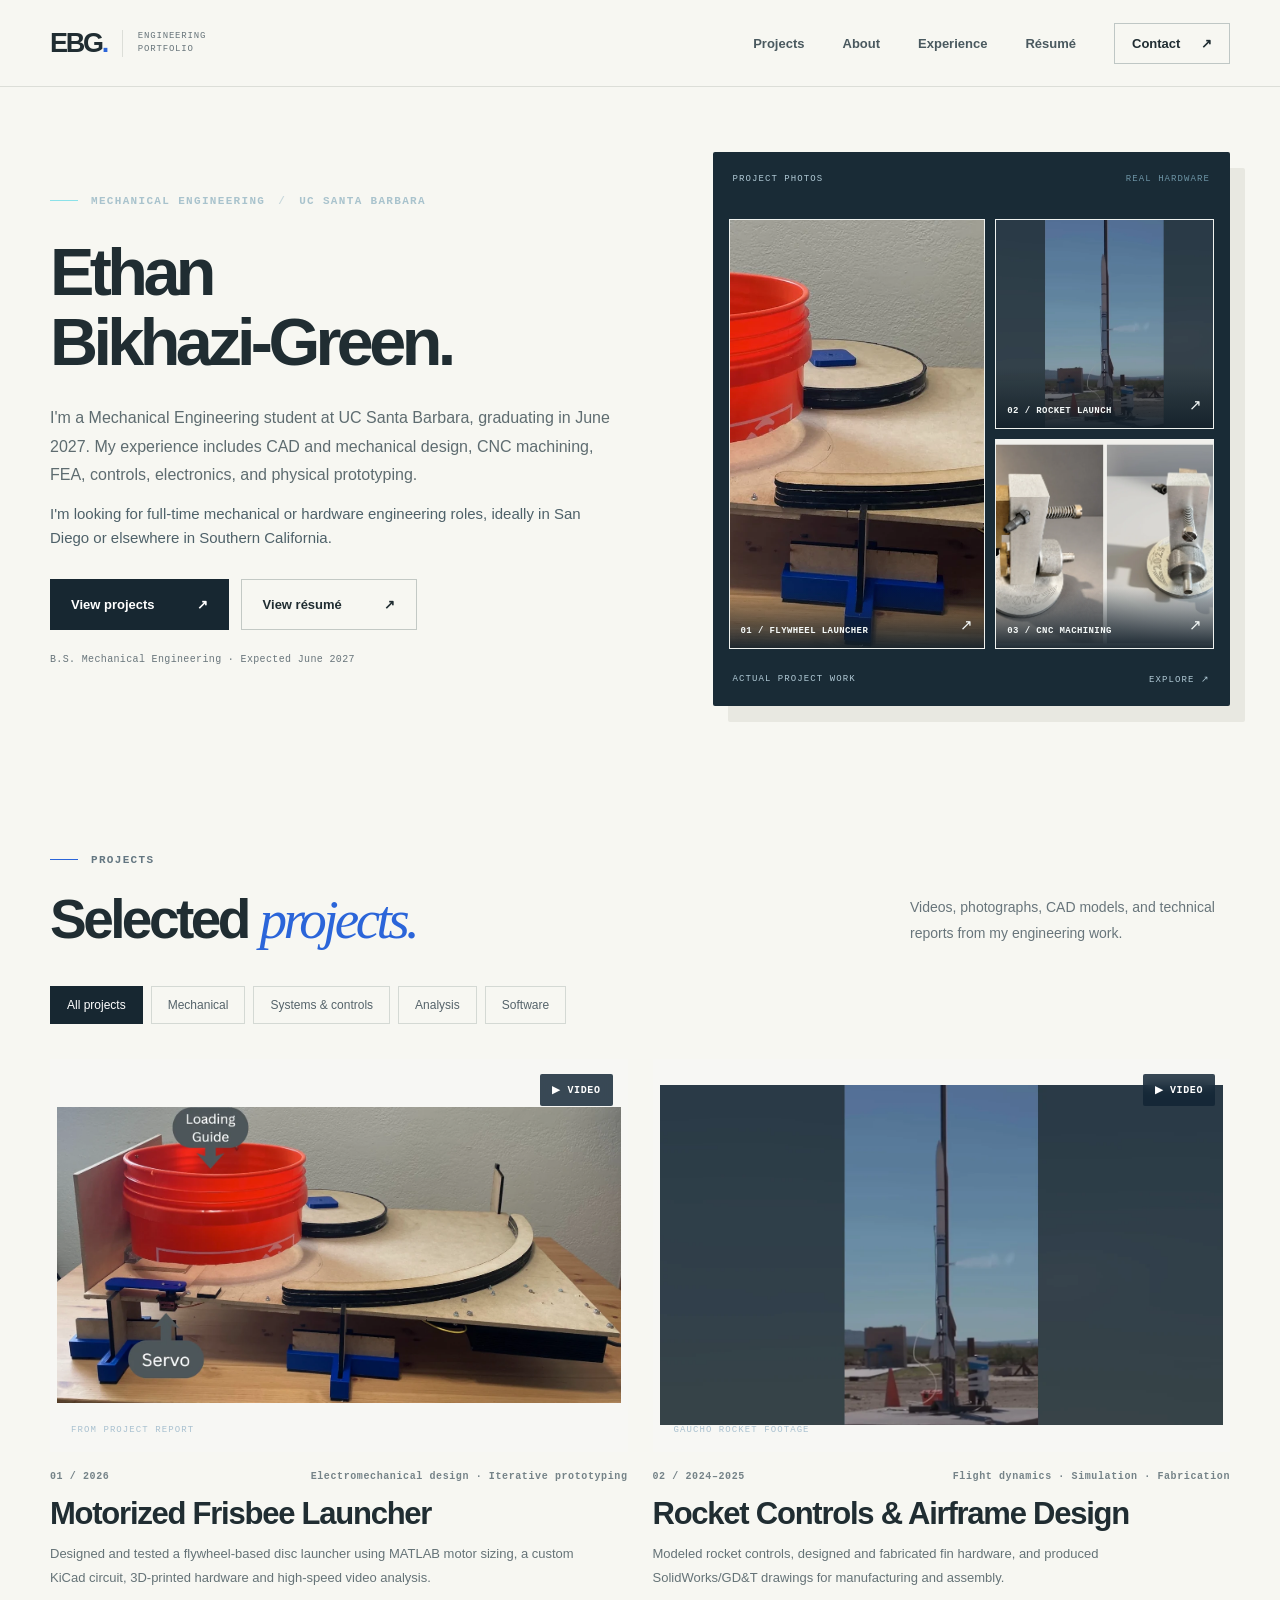
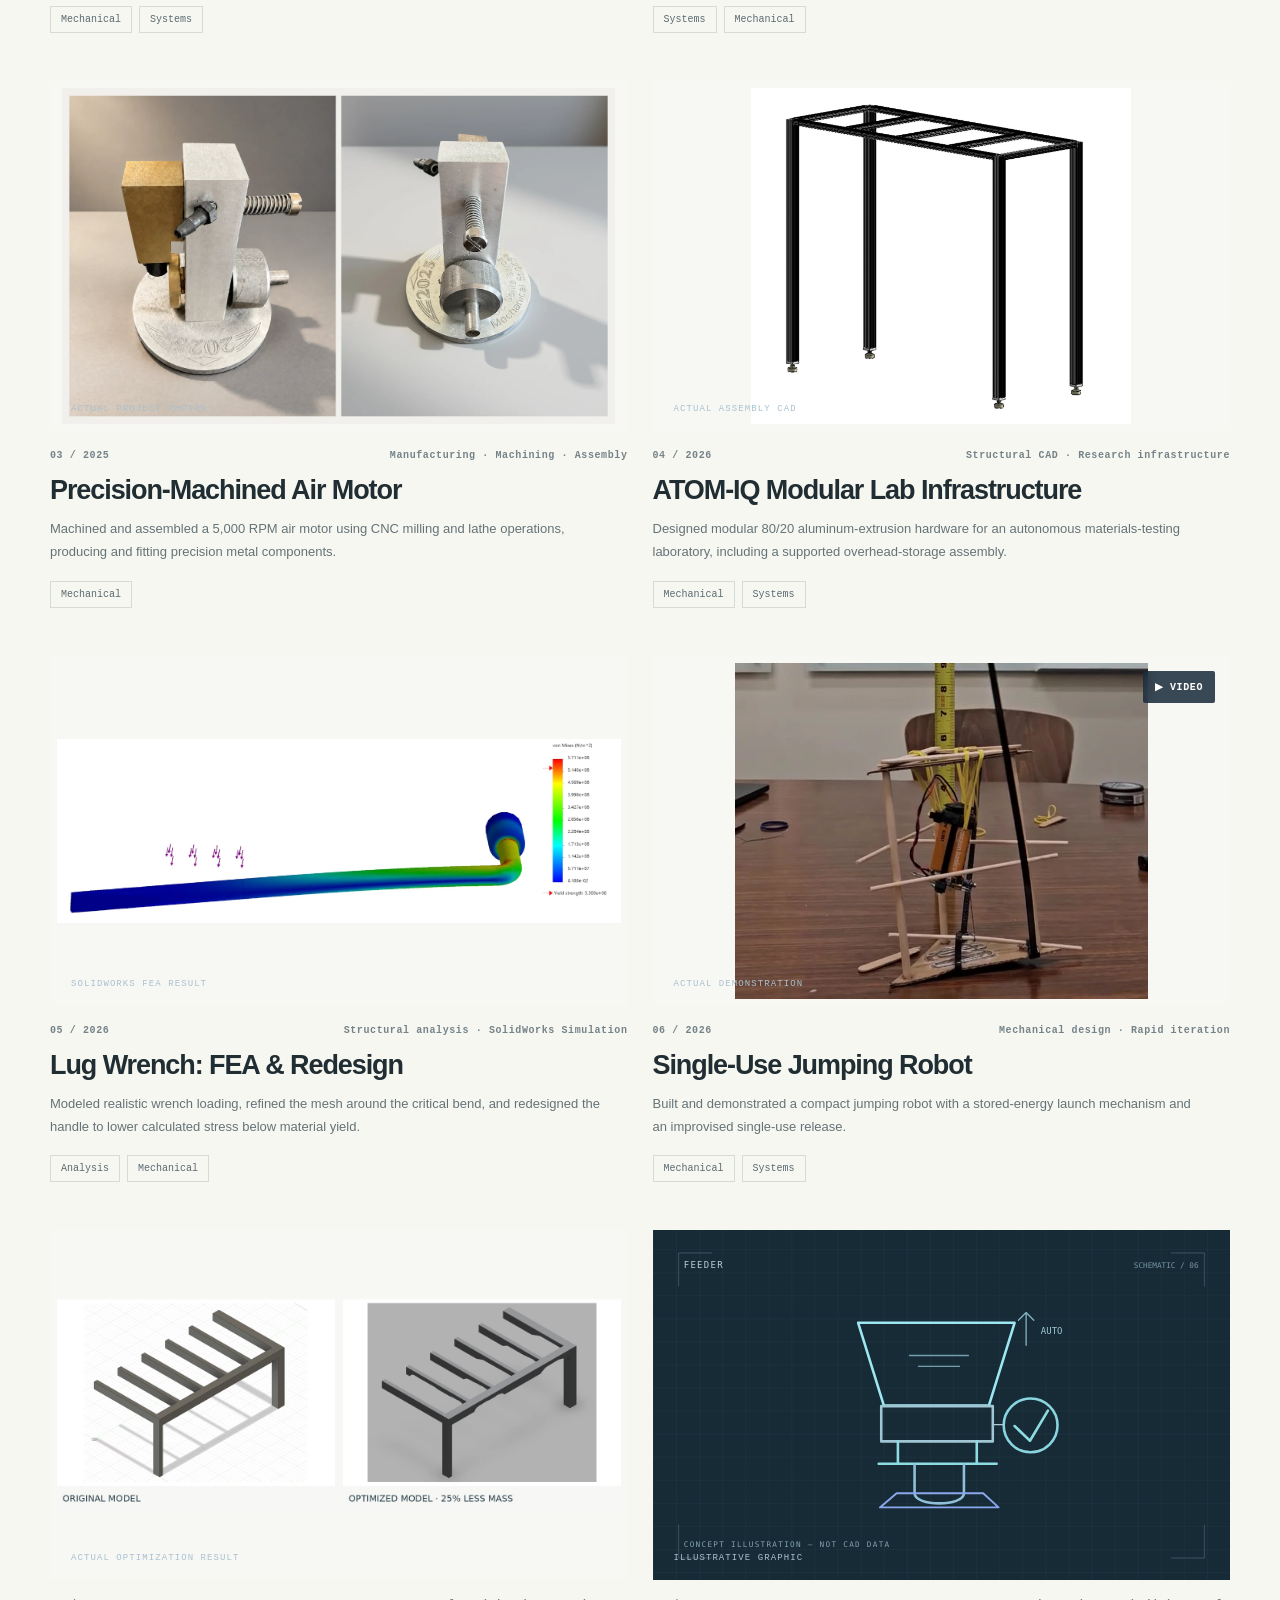
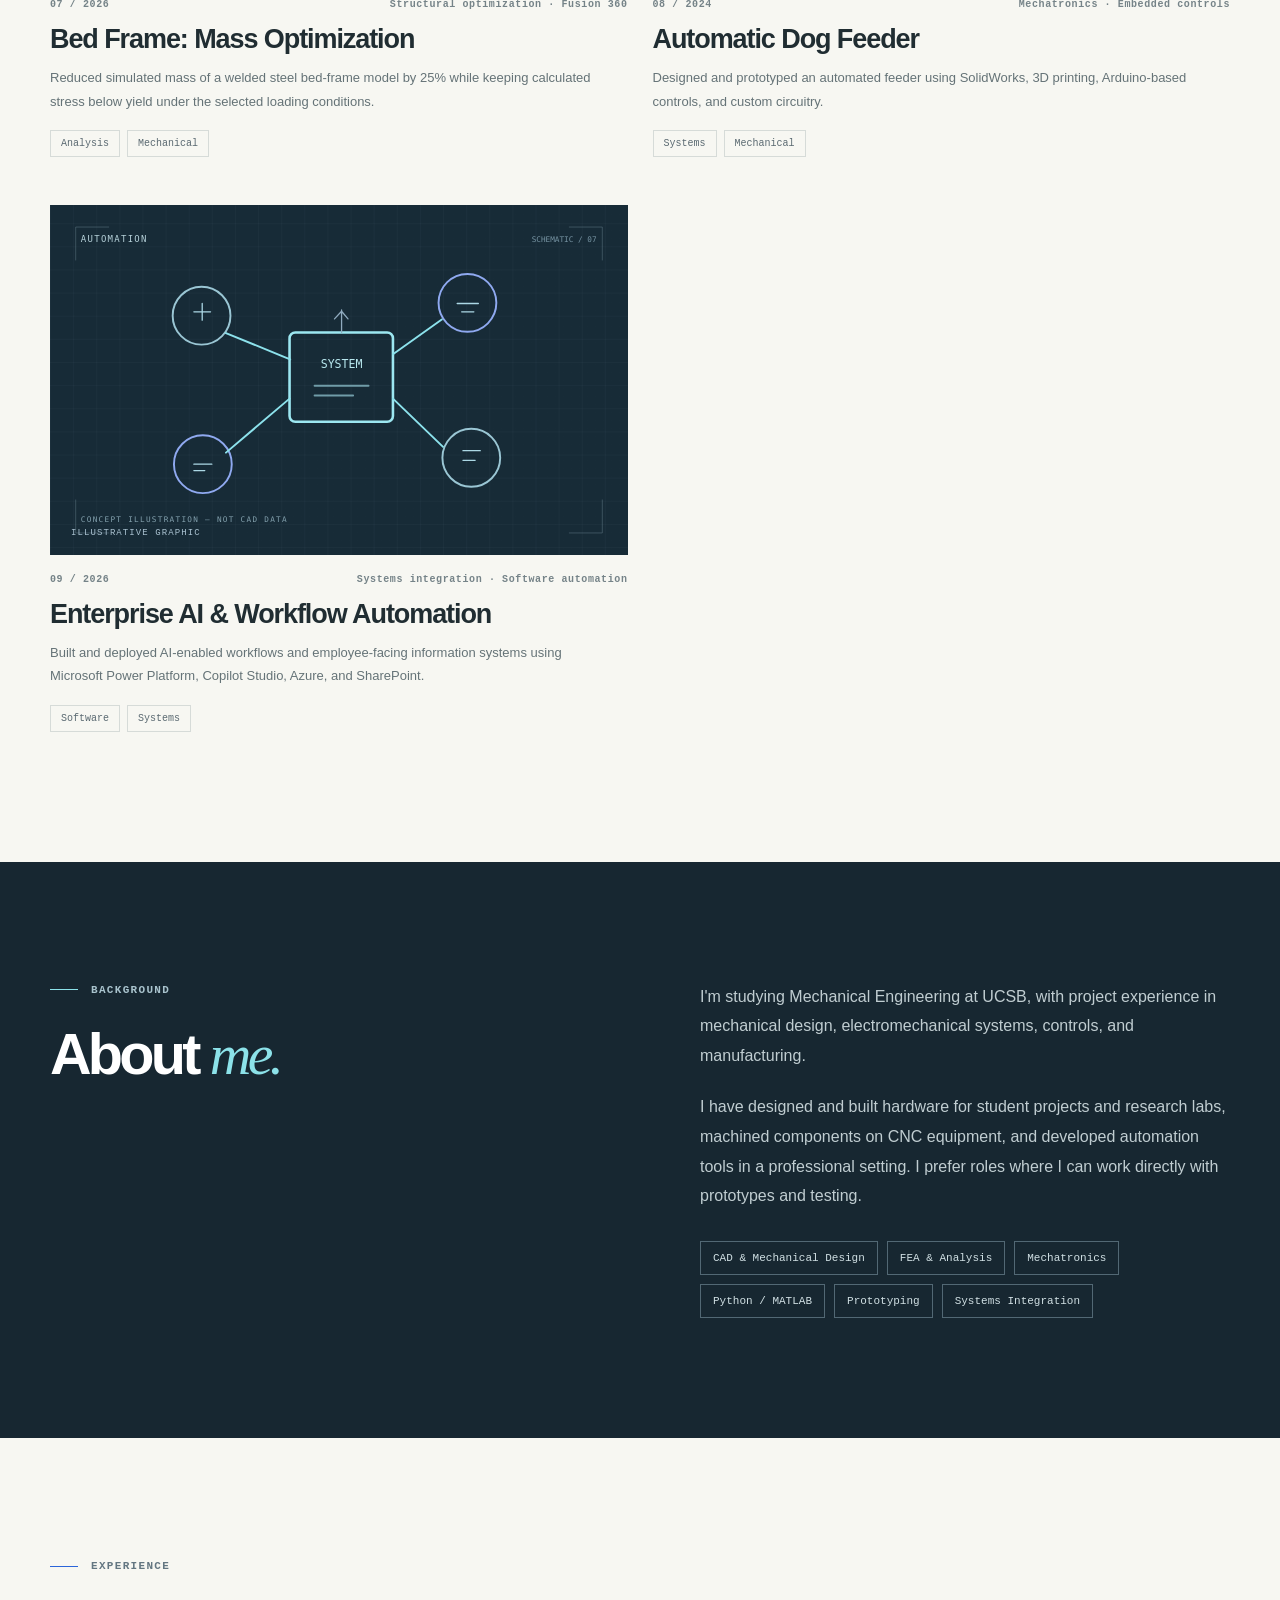
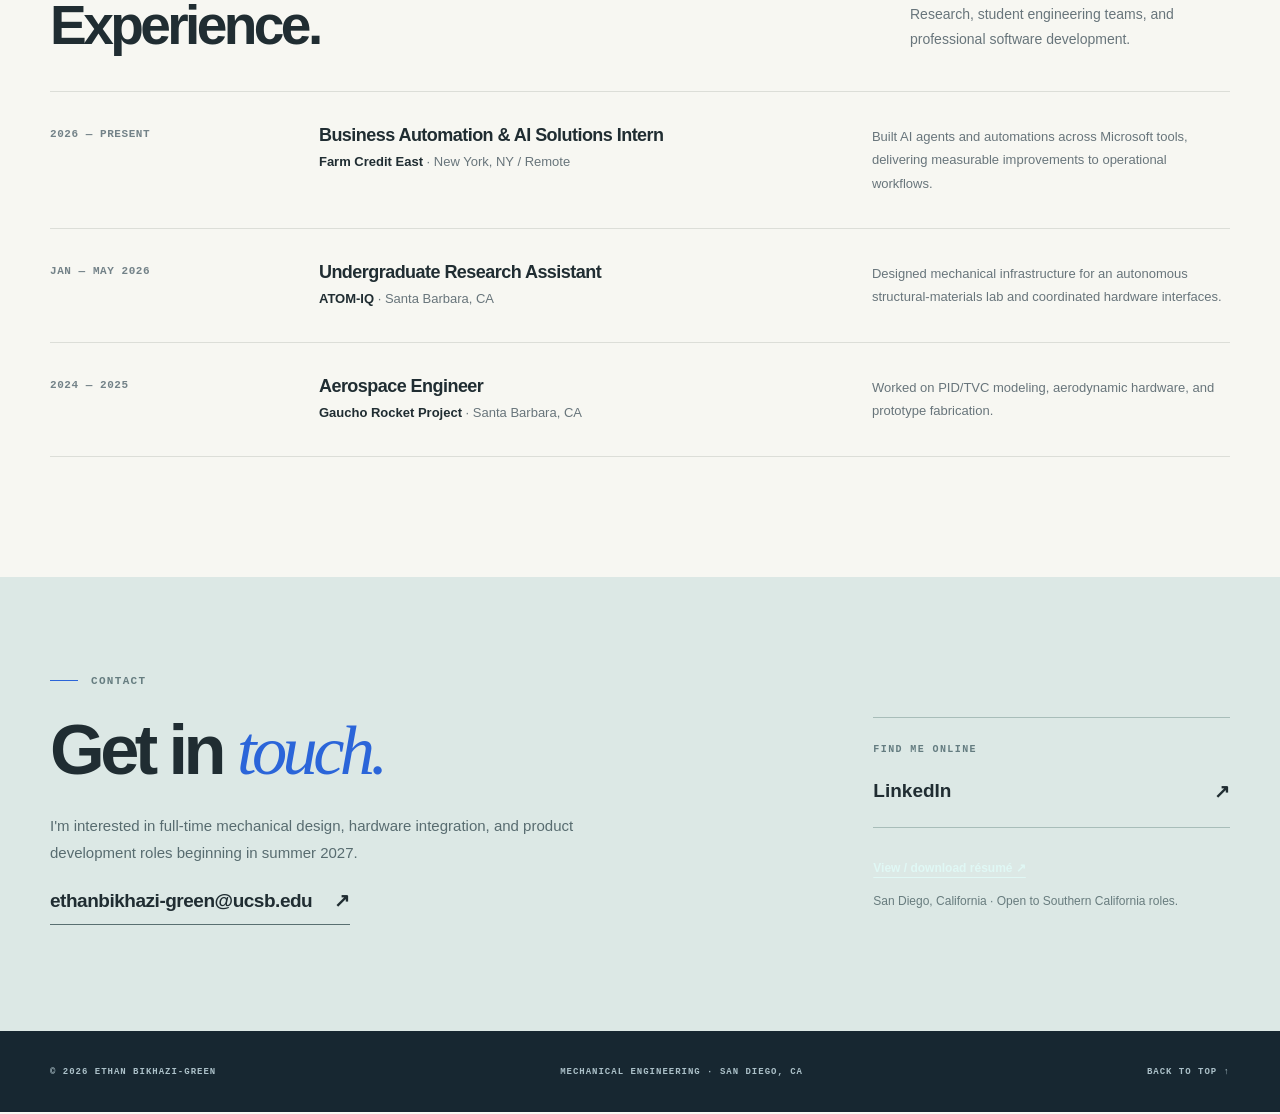
<file: index.html>
<!DOCTYPE html>
<html lang="en">
<head>
  <meta charset="UTF-8" />
  <meta name="viewport" content="width=device-width, initial-scale=1" />
  <meta name="description" content="Engineering portfolio of Ethan Bikhazi-Green. Mechanical design, systems integration, controls, prototyping, and automation." />
  <meta name="theme-color" content="#f7f7f2" />
  <meta property="og:type" content="website" />
  <meta property="og:title" content="Ethan Bikhazi-Green | Mechanical & Systems Engineering" />
  <meta property="og:description" content="Hands-on mechanical design, systems integration, prototyping and FEA projects. Explore real project footage, CAD and technical case studies." />
  <meta property="og:image" content="https://ethanb-green.github.io/portfolio/assets/media/frisbee-final-build.webp" />
  <title>Ethan Bikhazi-Green — Mechanical & Systems Engineering Portfolio</title>
  <link rel="stylesheet" href="styles.css" />
  <script src="projects.js" defer></script>
  <script src="app.js" defer></script>
</head>
<body id="top" data-page="home">
  <header class="site-header">
    <div class="shell nav-wrap">
      <a class="brand" href="index.html" aria-label="Home"><span class="brand-mark">EBG<span class="brand-dot">.</span></span><span class="brand-caption">ENGINEERING PORTFOLIO</span></a>
      <button class="nav-toggle" aria-controls="primary-nav" aria-expanded="false" aria-label="Toggle navigation"><span></span><span></span></button>
      <nav id="primary-nav" class="nav-links" aria-label="Main navigation">
        <a href="#work">Projects</a><a href="#about">About</a><a href="#experience">Experience</a><a href="documents/Ethan-Bikhazi-Green-Resume.pdf" target="_blank" rel="noopener noreferrer">Résumé</a><a href="#contact" class="nav-contact">Contact <span aria-hidden="true">↗</span></a>
      </nav>
    </div>
  </header>

  <main>
    <section class="hero shell" aria-labelledby="hero-title">
      <div class="hero-copy">
        <div class="eyebrow"><span class="eyebrow-line"></span> MECHANICAL ENGINEERING <span class="eyebrow-dot">/</span> UC SANTA BARBARA</div>
        <h1 id="hero-title">Ethan<br/><span class="hero-name">Bikhazi-Green.</span></h1>
        <p class="hero-description">I'm a Mechanical Engineering student at UC Santa Barbara, graduating in June 2027. My experience includes CAD and mechanical design, CNC machining, FEA, controls, electronics, and physical prototyping.</p>
        <p class="hero-location">I'm looking for full-time mechanical or hardware engineering roles, ideally in San Diego or elsewhere in Southern California.</p>
        <div class="hero-buttons"><a class="button button-primary" href="#work">View projects <span aria-hidden="true">↗</span></a><a class="button button-outline" href="documents/Ethan-Bikhazi-Green-Resume.pdf" target="_blank" rel="noopener noreferrer">View résumé <span aria-hidden="true">↗</span></a></div>
        <div class="hero-status">B.S. Mechanical Engineering · Expected June 2027</div>
      </div>
      <div class="hero-visual hero-project-visual" aria-label="Photographs and engineering figures from selected portfolio projects">
        <div class="hero-visual-label">PROJECT PHOTOS <span>REAL HARDWARE</span></div>
        <div class="hero-work-grid">
          <a class="hero-work-primary" href="project.html?id=frisbee-launcher" aria-label="View the frisbee launcher case study">
            <img src="assets/media/frisbee-final-build.webp" alt="Completed flywheel-driven Frisbee launcher with its guide track and feed mechanism" fetchpriority="high" />
            <span>01 / FLYWHEEL LAUNCHER <b>↗</b></span>
          </a>
          <div class="hero-work-stack">
            <a href="project.html?id=rocket-project" aria-label="View the Gaucho Rocket Project launch video and case study">
              <img src="assets/media/rocket-project-cover.webp" alt="Rocket on its launch rail during a Gaucho Rocket Project launch" />
              <span>02 / ROCKET LAUNCH <b>↗</b></span>
            </a>
            <a href="project.html?id=air-motor" aria-label="View the CNC-machined air motor project">
              <img src="assets/media/air-motor-cover.webp" alt="Two actual photographs of the finished CNC-machined air motor" />
              <span>03 / CNC MACHINING <b>↗</b></span>
            </a>
          </div>
        </div>
        <div class="hero-visual-bottom"><span>ACTUAL PROJECT WORK</span><span>EXPLORE ↗</span></div>
      </div>
    </section>

    <section id="work" class="section shell work-section" aria-labelledby="work-heading">
      <div class="section-intro"><div><div class="eyebrow eyebrow-dark"><span class="eyebrow-line"></span> PROJECTS</div><h2 id="work-heading">Selected <em>projects.</em></h2></div><p>Videos, photographs, CAD models, and technical reports from my engineering work.</p></div>
      <div class="filters" role="group" aria-label="Filter projects"><button class="filter active" data-filter="all" aria-pressed="true">All projects</button><button class="filter" data-filter="Mechanical" aria-pressed="false">Mechanical</button><button class="filter" data-filter="Systems" aria-pressed="false">Systems & controls</button><button class="filter" data-filter="Analysis" aria-pressed="false">Analysis</button><button class="filter" data-filter="Software" aria-pressed="false">Software</button></div>
      <div class="project-grid" id="projects-grid" aria-live="polite"></div>
    </section>

    <section id="about" class="section about-section" aria-labelledby="about-heading"><div class="shell about-grid"><div><div class="eyebrow"><span class="eyebrow-line"></span> BACKGROUND</div><h2 id="about-heading">About <em>me.</em></h2></div><div class="about-copy"><p>I'm studying Mechanical Engineering at UCSB, with project experience in mechanical design, electromechanical systems, controls, and manufacturing.</p><p>I have designed and built hardware for student projects and research labs, machined components on CNC equipment, and developed automation tools in a professional setting. I prefer roles where I can work directly with prototypes and testing.</p><div class="capabilities"><span>CAD & Mechanical Design</span><span>FEA & Analysis</span><span>Mechatronics</span><span>Python / MATLAB</span><span>Prototyping</span><span>Systems Integration</span></div></div></div></section>

    <section id="experience" class="section shell experience-section" aria-labelledby="experience-heading"><div class="section-intro"><div><div class="eyebrow eyebrow-dark"><span class="eyebrow-line"></span> EXPERIENCE</div><h2 id="experience-heading">Experience.</h2></div><p>Research, student engineering teams, and professional software development.</p></div>
      <div class="experience-list">
        <div class="experience-item"><div class="experience-dates">2026 — PRESENT</div><div><h3>Business Automation & AI Solutions Intern</h3><p>Farm Credit East <span>· New York, NY / Remote</span></p></div><p>Built AI agents and automations across Microsoft tools, delivering measurable improvements to operational workflows.</p></div>
        <div class="experience-item"><div class="experience-dates">JAN — MAY 2026</div><div><h3>Undergraduate Research Assistant</h3><p>ATOM-IQ <span>· Santa Barbara, CA</span></p></div><p>Designed mechanical infrastructure for an autonomous structural-materials lab and coordinated hardware interfaces.</p></div>
        <div class="experience-item"><div class="experience-dates">2024 — 2025</div><div><h3>Aerospace Engineer</h3><p>Gaucho Rocket Project <span>· Santa Barbara, CA</span></p></div><p>Worked on PID/TVC modeling, aerodynamic hardware, and prototype fabrication.</p></div>
      </div>
    </section>

    <section id="contact" class="contact-section"><div class="shell contact-flex"><div><div class="eyebrow"><span class="eyebrow-line"></span> CONTACT</div><h2>Get in <em>touch.</em></h2><p>I'm interested in full-time mechanical design, hardware integration, and product development roles beginning in summer 2027.</p><a class="contact-email" href="mailto:ethanbikhazi-green@ucsb.edu">ethanbikhazi-green@ucsb.edu <span aria-hidden="true">↗</span></a></div><div class="contact-aside"><span>FIND ME ONLINE</span><a href="https://www.linkedin.com/in/ethan-bikhazi-green/" target="_blank" rel="noopener noreferrer">LinkedIn <span aria-hidden="true">↗</span></a><p><a href="documents/Ethan-Bikhazi-Green-Resume.pdf" class="resume-request" target="_blank" rel="noopener noreferrer">View / download résumé ↗</a><br/>San Diego, California · Open to Southern California roles.</p></div></div></section>
  </main>
  <footer><div class="shell footer-row"><span>© <span class="current-year">2026</span> ETHAN BIKHAZI-GREEN</span><span>MECHANICAL ENGINEERING · SAN DIEGO, CA</span><a href="#top" aria-label="Back to top">BACK TO TOP ↑</a></div></footer>
</body>
</html>
</file>
<file: styles.css>
/* Engineering Portfolio — clean, accessible, no framework or build tools */
:root{--paper:#f7f7f2;--ink:#202d32;--muted:#68757b;--line:#dcded8;--navy:#172731;--navy2:#203744;--accent:#2b65d9;--aqua:#8ce2e9;--white:#fff;--mono:ui-monospace,SFMono-Regular,Menlo,Monaco,Consolas,monospace;--sans:Inter,-apple-system,BlinkMacSystemFont,'Segoe UI',sans-serif;--serif:Georgia,'Times New Roman',serif;--shell:min(1180px,calc(100% - 88px))}
*{box-sizing:border-box}html{scroll-behavior:smooth;scroll-padding-top:90px}body{margin:0;background:var(--paper);color:var(--ink);font-family:var(--sans);-webkit-font-smoothing:antialiased}a{color:inherit;text-decoration:none}button{font-family:inherit}img{max-width:100%;display:block}h1,h2,h3,p{margin-top:0}em{font-family:var(--serif);font-style:italic;font-weight:400}::selection{background:#a2dfe9;color:#172731}.shell{width:var(--shell);margin:auto}
.site-header{border-bottom:1px solid var(--line);background:rgba(247,247,242,.97);position:sticky;top:0;z-index:30;backdrop-filter:blur(16px)}.nav-wrap{height:86px;display:flex;align-items:center;justify-content:space-between;gap:30px}.brand{display:inline-flex;align-items:center;gap:15px}.brand-mark{font-size:27px;font-weight:850;letter-spacing:-.085em}.brand-dot{color:var(--accent)}.brand-caption{border-left:1px solid var(--line);padding-left:15px;max-width:115px;color:var(--muted);font-family:var(--mono);font-size:9px;line-height:1.5;letter-spacing:.09em}.nav-links{display:flex;gap:38px;align-items:center}.nav-links>a{color:#4a595f;font-size:13px;font-weight:650;transition:color .2s}.nav-links>a:hover{color:var(--accent)}.nav-links>a.nav-contact{padding:12px 17px;border:1px solid #bfc7c5;color:var(--ink)}.nav-contact span{margin-left:17px}.nav-toggle{display:none;border:0;background:none;padding:10px;cursor:pointer}.nav-toggle span{display:block;height:2px;background:var(--ink);width:23px;margin:5px 0}
.eyebrow{display:flex;align-items:center;gap:13px;font:600 11px/1.5 var(--mono);letter-spacing:.12em;color:#a9c3cd}.eyebrow-line{width:28px;height:1px;background:var(--aqua);display:block;flex:none}.eyebrow-dot{opacity:.6}.eyebrow-dark{color:#637681}.eyebrow-dark .eyebrow-line{background:var(--accent)}
.hero{padding-top:98px;padding-bottom:105px;display:grid;grid-template-columns:1.08fr .92fr;gap:66px;align-items:center}.hero h1{font-size:clamp(55px,6.35vw,100px);font-weight:720;line-height:1.02;letter-spacing:-.075em;margin:31px 0 24px}.hero h1 em{color:#3567c1;letter-spacing:-.06em}.hero-description{font-size:16px;line-height:1.9;color:#5e6c70;max-width:520px}.hero-description strong{color:var(--ink);font-weight:700}.hero-buttons{display:flex;gap:12px;margin-top:30px;flex-wrap:wrap}.button{display:inline-flex;align-items:center;justify-content:space-between;gap:42px;font-size:13px;font-weight:650;padding:17px 21px;transition:transform .2s,background .2s}.button:hover{transform:translateY(-3px)}.button-primary{background:var(--navy);color:var(--white)}.button-primary:hover{background:var(--accent)}.button-outline{border:1px solid #c3c9c5;color:var(--ink)}.button-outline:hover{background:white}.hero-status{display:flex;align-items:center;gap:10px;margin-top:36px;font:500 10px var(--mono);letter-spacing:.035em;color:var(--muted)}.status-pulse{height:7px;width:7px;background:#45a68d;box-shadow:0 0 0 4px #daf0e7;border-radius:50%}
.hero-visual{position:relative;aspect-ratio:1/1.07;background:var(--navy);border-radius:2px;overflow:hidden;box-shadow:22px 24px 0 #e8e8e1}.hero-visual-label,.hero-visual-bottom{position:absolute;z-index:2;left:23px;right:23px;display:flex;justify-content:space-between;gap:10px;font:500 9px var(--mono);letter-spacing:.12em;color:#b0c9d5}.hero-visual-label{top:24px}.hero-visual-bottom{bottom:21px}.hero-visual-label span{color:#6d94a5}.hero-mechanical{position:absolute;inset:2% 0 0;width:100%;height:100%}
.metrics-band{background:#eaece6;border-top:1px solid #dfe1da;border-bottom:1px solid #dfe1da}.metric-row{display:grid;grid-template-columns:repeat(3,1fr) 1.35fr;align-items:center}.metric-row>div{padding:28px 22px 28px 0}.metric-row>div:not(:first-child){border-left:1px solid #d2d6d0;padding-left:28px}.metric-row strong{display:block;font-size:31px;font-weight:740;letter-spacing:-.065em}.metric-row strong small{font-size:17px;font-weight:650}.metric-row span{display:block;color:#6e7b7e;font:600 9px var(--mono);letter-spacing:.095em;margin-top:5px}.metric-row .metric-statement{font-size:16px;line-height:1.45;font-weight:560;letter-spacing:-.02em}.metric-statement em{color:var(--accent);font-size:20px}
.section{padding-top:120px;padding-bottom:120px}.section-intro{display:flex;justify-content:space-between;gap:90px;align-items:end;margin-bottom:42px}.section-intro h2,.about-section h2,.contact-section h2{font-size:clamp(40px,4.3vw,65px);font-weight:710;letter-spacing:-.065em;line-height:1.12;margin:21px 0 0}.section-intro h2 em,.about-section h2 em,.contact-section h2 em{color:var(--accent)}.section-intro>p{max-width:320px;margin:0 0 5px;color:var(--muted);font-size:14px;line-height:1.8}.filters{display:flex;flex-wrap:wrap;gap:8px;margin-bottom:35px}.filter{background:transparent;border:1px solid #d4d9d4;padding:11px 16px;color:#55636a;font-size:12px;cursor:pointer;transition:background .18s,color .18s}.filter:hover{border-color:#65747b}.filter.active{background:var(--navy);border-color:var(--navy);color:white}
.project-grid{display:grid;grid-template-columns:repeat(2,minmax(0,1fr));gap:38px 25px}.project-card{min-width:0;display:flex;flex-direction:column;gap:19px;transition:transform .23s}.project-card:hover{transform:translateY(-5px)}.project-media{background:#1b2b36;position:relative;overflow:hidden;aspect-ratio:1.65/1}.project-media img{height:100%;width:100%;object-fit:cover;transition:transform .5s}.project-card:hover .project-media img{transform:scale(1.035)}.media-label{position:absolute;left:21px;bottom:17px;font:500 9px var(--mono);letter-spacing:.12em;color:#a9c1d0}.media-arrow{position:absolute;right:17px;top:17px;background:#f0f7f8;color:var(--ink);width:37px;height:37px;display:grid;place-items:center;font-size:22px;opacity:0;transform:translateY(5px);transition:opacity .2s,transform .2s}.project-card:hover .media-arrow{opacity:1;transform:none}.project-info{padding:0 0 10px}.project-micro{font:600 10px var(--mono);letter-spacing:.06em;display:flex;justify-content:space-between;gap:15px;color:#758388;margin-bottom:14px}.project-micro span:last-child{text-align:right}.project-info h3{font-size:clamp(19px,2.2vw,27px);line-height:1.18;letter-spacing:-.04em;margin-bottom:10px}.project-info>p{max-width:550px;color:#657377;font-size:13px;line-height:1.8;margin-bottom:17px}.project-tags{display:flex;flex-wrap:wrap;gap:7px}.project-tag{padding:7px 10px;border:1px solid #d6dbd8;color:#5a6971;font:500 10px var(--mono)}.project-card-featured .project-media{aspect-ratio:1.47/1}.project-card-featured .project-info h3{font-size:clamp(22px,2.5vw,31px)}.empty-results{padding:50px 0;color:var(--muted)}.future-project{margin-top:54px;background:#eaece7;padding:28px 31px;display:flex;align-items:center;gap:22px;border:1px dashed #bbc3c0}.future-icon{height:52px;width:52px;flex:none;background:var(--white);color:var(--accent);font-size:36px;line-height:1;display:grid;place-items:center;font-weight:300}.future-project h3{font-size:18px;letter-spacing:-.035em;margin:0 0 5px}.future-project p{margin:0;color:var(--muted);font-size:13px;line-height:1.6}.future-note{margin-left:auto;white-space:nowrap;font:600 10px var(--mono);color:#6f7f82}
.about-section{background:var(--navy);color:white}.about-grid{display:grid;grid-template-columns:1fr 1fr;gap:120px}.about-section h2{font-size:clamp(42px,4.5vw,68px);margin-top:24px}.about-section h2 em{color:var(--aqua)}.about-copy p{font-size:16px;line-height:1.85;color:#c0cdd1;margin:0 0 22px}.capabilities{display:flex;flex-wrap:wrap;gap:9px;margin-top:30px}.capabilities span{font:500 11px var(--mono);color:#d1e0e4;border:1px solid #526874;padding:10px 12px}
.experience-section .section-intro{margin-bottom:34px}.experience-list{border-top:1px solid var(--line)}.experience-item{display:grid;grid-template-columns:1fr 2.15fr 1.45fr;gap:22px;padding:33px 0;border-bottom:1px solid var(--line)}.experience-dates{font:600 11px/1.7 var(--mono);color:#738288;letter-spacing:.05em}.experience-item h3{font-size:18px;letter-spacing:-.03em;margin-bottom:8px}.experience-item div:nth-child(2)>p{font-size:13px;font-weight:650;margin:0}.experience-item div:nth-child(2)>p span{color:var(--muted);font-weight:400}.experience-item>p{font-size:13px;line-height:1.8;color:var(--muted);margin:0}
.contact-section{background:#dce8e5;padding:96px 0 106px}.contact-flex{display:grid;grid-template-columns:2fr 1fr;gap:110px;align-items:end}.contact-section .eyebrow{color:#667d80}.contact-section .eyebrow-line{background:var(--accent)}.contact-section h2{font-size:clamp(50px,5.5vw,79px);margin:22px 0}.contact-section>div>div:first-child>p{max-width:540px;font-size:15px;line-height:1.8;color:#586c70}.contact-email{display:inline-flex;align-items:center;gap:22px;border-bottom:1px solid #596f71;padding:8px 0 12px;font-weight:670;font-size:clamp(14px,1.7vw,19px);letter-spacing:-.025em;overflow-wrap:anywhere}.contact-email:hover{color:var(--accent)}.contact-aside{border-top:1px solid #a8bdb9;padding-top:20px}.contact-aside>span{font:600 10px var(--mono);letter-spacing:.14em;color:#647c80}.contact-aside>a{display:flex;justify-content:space-between;align-items:center;border-bottom:1px solid #a8bdb9;padding:24px 0;font-size:19px;font-weight:650}.contact-aside>a:hover{color:var(--accent)}.contact-aside>p{font-size:12px;line-height:1.8;color:#687c7e;margin-top:30px}footer{background:var(--navy);color:#abc0c8}.footer-row{display:flex;align-items:center;justify-content:space-between;gap:20px;min-height:81px;font:600 9px var(--mono);letter-spacing:.11em}.footer-row>a:hover{color:var(--aqua)}
/* Case study template */
.case-study{padding-bottom:120px}.case-back{display:flex;justify-content:space-between;padding-top:51px;gap:30px;font:600 10px var(--mono);letter-spacing:.1em;color:#667983}.case-back a:hover{color:var(--accent)}.case-heading{padding:85px 0 45px;max-width:900px}.case-heading h1{font-size:clamp(44px,6.2vw,92px);line-height:1.02;letter-spacing:-.072em;margin:24px 0}.case-heading>p{font-size:clamp(16px,1.6vw,20px);line-height:1.6;max-width:820px;color:#637278}.case-heading .project-tags{margin-top:25px}.case-hero-image{background:var(--navy);position:relative;aspect-ratio:2.1/1;overflow:hidden}.case-hero-image img{height:100%;width:100%;object-fit:cover}.case-hero-image>span{position:absolute;bottom:19px;left:24px;font:500 10px var(--mono);letter-spacing:.09em;color:#bbd0d9}.case-at-glance{display:grid;grid-template-columns:repeat(3,1fr);gap:24px;border-bottom:1px solid var(--line);padding:38px 0}.case-at-glance>div{display:flex;flex-direction:column;gap:13px}.case-at-glance span,.case-sidebar,.skill-line>span{font:600 10px var(--mono);letter-spacing:.09em;color:#849297}.case-at-glance strong{font-size:14px;line-height:1.6}.case-results{display:grid;grid-template-columns:repeat(3,1fr);gap:18px;padding:48px 0 60px}.case-results>div{padding:29px 25px;background:#e9ece6}.case-results strong{font-size:clamp(25px,3vw,42px);letter-spacing:-.06em;display:block}.case-results span{font:600 10px var(--mono);letter-spacing:.06em;color:#64757a;display:block;margin-top:10px}.case-content{display:grid;grid-template-columns:1fr 2fr;gap:80px;border-top:1px solid var(--line);padding:59px 0}.case-sidebar{padding-top:11px}.case-content h2{font-size:clamp(29px,3vw,43px);letter-spacing:-.05em;line-height:1.2;margin-bottom:23px}.case-content p{font-size:16px;line-height:1.85;color:#637278;max-width:740px}.case-content .case-subheading{font-size:18px;letter-spacing:-.02em;margin:33px 0 11px}.process-row{display:grid;grid-template-columns:60px 1fr;gap:18px;align-items:start;border-top:1px solid var(--line);padding:23px 0}.process-number{font:600 11px var(--mono);color:var(--accent);padding-top:6px}.process-row h3{font-size:18px;letter-spacing:-.035em;margin-bottom:8px}.process-row p{font-size:14px;margin:0}.media-placeholder{display:flex;gap:20px;align-items:center;padding:29px;background:#e8ebe6;border:1px dashed #b4bfba;margin:30px 0}.placeholder-icon{flex:none;width:46px;height:46px;display:grid;place-items:center;background:#fff;color:var(--accent);font-size:32px}.media-placeholder strong{display:block;margin-bottom:8px}.media-placeholder p{margin:0;font-size:12px;line-height:1.7}.skill-line{margin-top:42px;padding-top:25px;border-top:1px solid var(--line);display:flex;gap:20px;flex-direction:column}.next-project{margin-top:35px;background:var(--navy);padding:42px 47px;color:white;display:flex;align-items:center;justify-content:space-between;transition:background .2s}.next-project:hover{background:#29495d}.next-project>div>span{font:600 10px var(--mono);letter-spacing:.09em;color:#aac9d8}.next-project h2{font-size:clamp(24px,3vw,40px);letter-spacing:-.045em;margin:15px 0 0}.next-project>span{font-size:40px}.missing{min-height:64vh;padding:100px 0}.missing h1{font-size:clamp(45px,7vw,86px);letter-spacing:-.07em;margin:30px 0}.missing p{color:var(--muted);margin-bottom:36px}
@media(max-width:960px){:root{--shell:min(100% - 52px,1180px)}.hero{gap:36px;padding:75px 0}.hero h1{font-size:clamp(52px,6.8vw,81px)}.hero-visual{aspect-ratio:1/1.13}.metric-row{grid-template-columns:repeat(3,1fr)}.metric-statement{display:none}.metric-row>div{padding:26px 8px}.metric-row>div:not(:first-child){padding-left:19px}.about-grid{gap:48px}.experience-item{grid-template-columns:1fr 2fr}.experience-item>p{grid-column:2}.contact-flex{gap:50px}}
@media(max-width:670px){:root{--shell:calc(100% - 36px)}.nav-wrap{height:68px}.brand-mark{font-size:24px}.brand-caption{font-size:8px}.nav-toggle{display:block}.nav-links{display:none;position:absolute;top:67px;left:0;right:0;background:var(--paper);border-bottom:1px solid var(--line);padding:25px 18px 30px;flex-direction:column;align-items:stretch;gap:22px;box-shadow:0 15px 30px rgba(20,40,45,.1)}.nav-links.is-open{display:flex}.nav-links>a.nav-contact{align-self:flex-start}.hero{grid-template-columns:1fr;gap:45px;padding-top:65px;padding-bottom:67px}.hero h1{font-size:clamp(52px,11vw,75px);margin:23px 0 24px}.hero-description{font-size:15px}.hero-visual{aspect-ratio:1.2/1;box-shadow:12px 12px 0 #e8e8e1}.hero-buttons{margin-top:25px}.button{font-size:12px;gap:25px}.hero-status{line-height:1.6}.metric-row{grid-template-columns:repeat(3,1fr)}.metric-row strong{font-size:24px}.metric-row strong small{font-size:13px}.metric-row>div:not(:first-child){padding-left:12px}.metric-row span{font-size:8px;line-height:1.5}.section{padding-top:75px;padding-bottom:75px}.section-intro{flex-direction:column;align-items:start;gap:15px;margin-bottom:33px}.section-intro h2,.about-section h2{font-size:clamp(39px,8.5vw,59px)}.section-intro>p{max-width:520px}.filters{gap:7px;margin-bottom:23px}.filter{font-size:11px;padding:10px 12px}.project-grid{grid-template-columns:1fr;gap:29px}.project-media,.project-card-featured .project-media{aspect-ratio:1.6/1}.media-arrow{opacity:1;transform:none;width:32px;height:32px}.project-info h3,.project-card-featured .project-info h3{font-size:24px}.project-info p{font-size:13px}.project-micro{font-size:9px}.future-project{margin-top:38px;align-items:flex-start;padding:20px;gap:14px}.future-note{display:none}.future-icon{width:40px;height:40px;font-size:27px}.about-grid{grid-template-columns:1fr;gap:35px}.about-copy p{font-size:15px}.experience-item{grid-template-columns:1fr;gap:10px;padding:27px 0}.experience-item>p{grid-column:1}.experience-item h3{font-size:17px}.contact-section{padding:75px 0}.contact-flex{grid-template-columns:1fr;gap:55px}.contact-section h2{font-size:clamp(47px,10vw,67px)}.footer-row{padding:25px 0;flex-wrap:wrap;min-height:0;line-height:1.8}.footer-row>span:nth-child(2){display:none}.case-study{padding-bottom:70px}.case-back{padding-top:30px;font-size:9px}.case-heading{padding:55px 0 35px}.case-heading h1{font-size:clamp(42px,10vw,67px)}.case-heading>p{font-size:15px}.case-hero-image{aspect-ratio:1.45/1}.case-hero-image>span{font-size:8px}.case-at-glance{grid-template-columns:1fr;gap:23px;padding:28px 0}.case-at-glance>div{gap:7px}.case-results{padding:32px 0;gap:8px}.case-results>div{padding:15px 10px}.case-results strong{font-size:clamp(20px,5vw,31px)}.case-results span{font-size:8px;line-height:1.45}.case-content{grid-template-columns:1fr;gap:15px;padding:37px 0}.case-content h2{font-size:32px}.case-content p{font-size:14px}.process-row{grid-template-columns:37px 1fr;gap:9px}.process-row p{font-size:13px}.media-placeholder{padding:18px;gap:13px}.next-project{padding:27px 22px}.next-project h2{font-size:24px}}
@media(prefers-reduced-motion:reduce){html{scroll-behavior:auto}*,*:before,*:after{transition:none!important;animation:none!important}}
/* Real project documentation and video enhancements */
.project-media{background:#e8ebe8}
.project-media img[src$=".webp"]{object-fit:contain;background:#f7f7f4;padding:7px}
.project-media-illustration img{object-fit:cover!important;padding:0!important;background:#142b3b!important}
.media-video-chip{position:absolute;right:15px;top:15px;border-radius:2px;background:rgba(18,37,52,.83);font:700 10px var(--mono);letter-spacing:.06em;padding:10px 12px;color:#fff;backdrop-filter:blur(6px)}
.case-hero-image{background:#f3f4ef}
.case-hero-image img[src$=".webp"]{object-fit:contain;padding:20px}
.case-hero-illustration{background:var(--navy)}
.case-hero-illustration img[src$=".svg"]{object-fit:cover;padding:0}
.case-hero-image>span{background:rgba(21,40,54,.78);padding:8px 10px;border-radius:2px;bottom:17px;left:17px;color:#fff}
.case-results>div{min-width:0}
.case-results strong{overflow-wrap:anywhere}
.case-video{margin:30px 0 42px}
.case-video-wrap{background:#172e3e;display:flex;align-items:center;justify-content:center;min-height:210px}
.case-video video{width:100%;max-height:520px;display:block;background:#142a39}
.case-video figcaption,.case-gallery-item figcaption{font-size:12px;line-height:1.7;color:#61737a;margin-top:11px}
.case-gallery{display:grid;grid-template-columns:repeat(2,minmax(0,1fr));gap:24px 20px;margin:30px 0}
.case-gallery-item{margin:0;min-width:0}
.case-gallery-item>a{position:relative;display:block;background:#e7ebe7;border:1px solid #e2e6e2;overflow:hidden;min-height:160px;aspect-ratio:1.48 / 1}
.case-gallery-item>a img{display:block;width:100%;height:100%;object-fit:contain;padding:5px;background:white;transition:transform .25s}
.case-gallery-item>a:hover img{transform:scale(1.045)}
.case-gallery-item .expand-icon{position:absolute;right:9px;top:9px;width:30px;height:30px;background:rgba(25,44,56,.85);color:white;display:grid;place-items:center;font-size:16px}
.case-documents{margin:38px 0 24px}
.case-documents .case-subheading{margin:0 0 16px}
.document-link{display:flex;align-items:center;gap:16px;padding:17px 21px;border:1px solid #ccd5d1;background:#eaf0e9;font-size:14px;font-weight:600;margin:8px 0}
.document-link:hover{border-color:var(--accent);color:var(--accent)}
.document-link span:first-child{font-size:24px}
.document-link span:last-child{margin-left:auto}
.evidence-note{margin-top:35px;padding:20px 25px;background:#eaf0eb;border-left:3px solid #4c8987}
.evidence-note strong{display:block;font-size:13px;color:#2c5654}
.evidence-note p{font-size:13px;line-height:1.7;margin:7px 0 0}
.future-evidence{border-top:1px solid var(--line);padding-top:20px;font-size:13px!important}
@media(max-width:670px){.case-gallery{grid-template-columns:1fr;gap:25px}.case-gallery-item>a{aspect-ratio:1.5/1}.case-hero-image img[src$=".webp"]{padding:8px}.case-video video{max-height:480px}.media-video-chip{font-size:9px;padding:8px 10px}}

/* Portfolio v2: present real engineering proof prominently */
.hero-project-visual{background:#192b36;display:flex;flex-direction:column;padding:67px 16px 57px;gap:0}
.hero-project-visual .hero-visual-label{top:22px;left:20px;right:20px}
.hero-project-visual .hero-visual-bottom{bottom:21px;left:20px;right:20px}
.hero-work-grid{display:grid;grid-template-columns:1.08fr .92fr;gap:10px;flex:1;min-height:0;width:100%}
.hero-work-grid a{min-height:0;position:relative;overflow:hidden;display:block;background:#edf0ed;border:1px solid rgba(255,255,255,.12)}
.hero-work-grid a:hover img{transform:scale(1.035)}
.hero-work-grid a img{width:100%;height:100%;display:block;object-fit:cover;transition:transform .4s ease}
.hero-work-stack{display:grid;grid-template-rows:repeat(2,minmax(0,1fr));gap:10px;min-height:0}
.hero-work-stack img{object-fit:contain!important;background:#eef2f0;padding:9px}
.hero-work-grid a span{position:absolute;left:0;right:0;bottom:0;background:linear-gradient(transparent,rgba(19,32,42,.94));padding:28px 11px 10px;color:#f5f9f8;font:700 9px/1.45 var(--mono);letter-spacing:.045em;display:flex;align-items:end;justify-content:space-between;gap:3px}
.hero-work-grid a span b{font-size:15px;font-weight:400}
.hero-work-primary img{object-position:center 61%}
.case-quicklinks{display:flex;flex-wrap:wrap;gap:10px;margin-top:27px}
.case-quicklinks a{display:inline-flex;align-items:center;gap:18px;padding:12px 14px;background:#e9ede8;border:1px solid #cbd4ce;color:#26363a;font-size:12px;font-weight:700;transition:background .18s,border-color .18s}
.case-quicklinks a:hover{background:#fff;border-color:var(--accent)}
.case-quicklinks span{color:var(--accent)}
#project-evidence{scroll-margin-top:90px}
.resume-request{font-weight:700;color:#e0f8f5;display:inline-block;margin-bottom:12px;text-decoration:underline;text-underline-offset:5px}
@media(max-width:960px){.hero-project-visual{padding-top:58px;padding-bottom:47px}.hero-work-grid{gap:7px}.hero-work-stack{gap:7px}.hero-work-grid a span{font-size:8px;padding:21px 8px 7px}}
@media(max-width:670px){.hero-project-visual{padding:54px 10px 42px}.hero-project-visual .hero-visual-label{top:18px;left:13px;right:13px}.hero-project-visual .hero-visual-bottom{bottom:14px;left:13px;right:13px}.hero-work-grid a span{font-size:8px;line-height:1.3}.hero-work-stack img{padding:4px}.case-quicklinks{margin-top:18px}.case-quicklinks a{font-size:11px}}

/* V3: visual-first engineering case studies */
.case-heading-compact{padding:32px 0 20px;max-width:none}
.case-heading-compact h1{font-size:clamp(35px,4.6vw,63px);margin:17px 0 11px}
.case-heading-compact .project-tags{margin-top:12px}
.case-motion-first{margin:0;padding:0;border:0}
.case-video-feature{margin:0}
.case-video-stage{position:relative;min-height:0;background:radial-gradient(ellipse at 50% 38%,#344e5c,#162a34 68%);overflow:hidden}
.case-video-stage video{display:block;width:100%;height:min(67vh,615px);max-height:none;object-fit:contain;background:transparent}
.video-corner{position:absolute;z-index:1;top:15px;left:17px;background:rgba(18,37,50,.86);color:white;padding:9px 13px;font:700 10px var(--mono);letter-spacing:.09em;pointer-events:none}
.video-corner span{font-size:14px;margin-left:11px}
.case-video-feature figcaption{padding:10px 0 0;font-size:11px;margin-top:0}
.case-visual-evidence{padding:33px 0 52px;border-bottom:1px solid var(--line)}
.case-evidence-heading{display:flex;align-items:baseline;flex-wrap:wrap;gap:13px 23px}
.case-evidence-heading span{color:var(--accent);font:700 10px var(--mono);letter-spacing:.11em}
.case-evidence-heading h2{font-size:clamp(27px,3vw,39px);letter-spacing:-.05em;margin:0}
.case-evidence-heading p{color:var(--muted);font-size:12px;line-height:1.5;margin:0 0 0 auto;max-width:365px}
.case-gallery-feature{margin:24px 0 0;grid-template-columns:repeat(2,minmax(0,1fr));gap:21px 19px}
.case-gallery-feature .case-gallery-item>a{aspect-ratio:1.56/1;min-height:0;background:#e9eae7}
.case-gallery-feature .case-gallery-item>a img{object-fit:contain;padding:0;background:#ecede8}
.case-gallery-feature .case-gallery-item figcaption{font-size:12px}
.case-visual-summary{max-width:810px;color:#627177;font-size:16px;line-height:1.8;margin:40px 0 24px}
.case-heading:not(.case-heading-compact){padding-bottom:27px}
.case-at-glance{margin-top:0}
.case-visual-evidence + .case-at-glance{margin-top:22px}
.case-content p{max-width:790px}
/* On smaller screens the video still takes priority without taking over the entire page. */
@media(max-width:670px){
  .case-heading-compact{padding:25px 0 17px}
  .case-heading-compact h1{font-size:clamp(35px,9vw,52px);margin:12px 0 9px}
  .case-heading-compact .project-tags{margin-top:10px}
  .case-video-stage video{height:min(58vh,520px);width:100%}
  .video-corner{top:9px;left:10px;padding:7px 9px;font-size:8px}
  .case-visual-evidence{padding:30px 0 34px}
  .case-evidence-heading{gap:9px}
  .case-evidence-heading p{flex-basis:100%;margin:0}
  .case-gallery-feature{grid-template-columns:repeat(2,minmax(0,1fr));gap:13px 11px;margin-top:17px}
  .case-gallery-feature .case-gallery-item>a{aspect-ratio:1/1}
  .case-gallery-feature .case-gallery-item figcaption{font-size:10px;line-height:1.5;margin-top:7px}
  .case-visual-summary{margin:24px 0;font-size:14px}
}

/* Air motor: portrait photographs deserve taller gallery frames than CAD diagrams. */
.case-gallery-feature:has(img[src*="air-motor-"]) .case-gallery-item>a{aspect-ratio:0.88/1;}
.case-gallery-feature:has(img[src*="air-motor-"]) .case-gallery-item>a img{object-fit:contain;background:#eae9e5;}
@media(max-width:670px){
  .case-gallery-feature:has(img[src*="air-motor-"]) .case-gallery-item>a{aspect-ratio:0.8/1;}
}

/* Version 6 — straightforward introduction, more space for actual project work */
.hero{padding-top:65px;padding-bottom:74px;gap:55px}
.hero h1{font-size:clamp(43px,5.2vw,77px);line-height:1.045;letter-spacing:-.069em;margin:29px 0 27px;overflow-wrap:normal}
.hero h1 .hero-name{color:var(--ink)}
.hero-description{font-size:16px;line-height:1.78;max-width:575px;margin-bottom:12px}
.hero-location{font-size:15px;color:#4e6169;line-height:1.65;max-width:550px;margin-bottom:0}
.hero-buttons{margin-top:28px}
.hero-status{margin-top:24px}
.hero-visual{box-shadow:15px 16px 0 #e8e8e1}
.hero-work-stack a:first-child img{object-fit:cover!important;object-position:center center!important;padding:0!important;background:#182b37}
.hero-work-stack a:last-child img{object-fit:cover!important;object-position:center center!important;padding:0!important;background:#e7e7e5}
.hero-work-primary img{object-fit:cover!important;object-position:center center!important}
.work-section{padding-top:72px}
.work-section .section-intro{margin-bottom:35px}
.nav-links>a[href$=".pdf"]{font-weight:700}
@media(max-width:960px){.hero{gap:36px;padding:58px 0 66px}.hero h1{font-size:clamp(40px,5.2vw,65px)}}
@media(max-width:670px){.hero{padding:40px 0 56px}.hero h1{font-size:clamp(35px,8.7vw,54px);letter-spacing:-.07em;margin:19px 0 23px}.hero-description{font-size:15px;line-height:1.7}.hero-location{font-size:14px}.hero-status{margin-top:20px}.work-section{padding-top:58px}}
</file>
